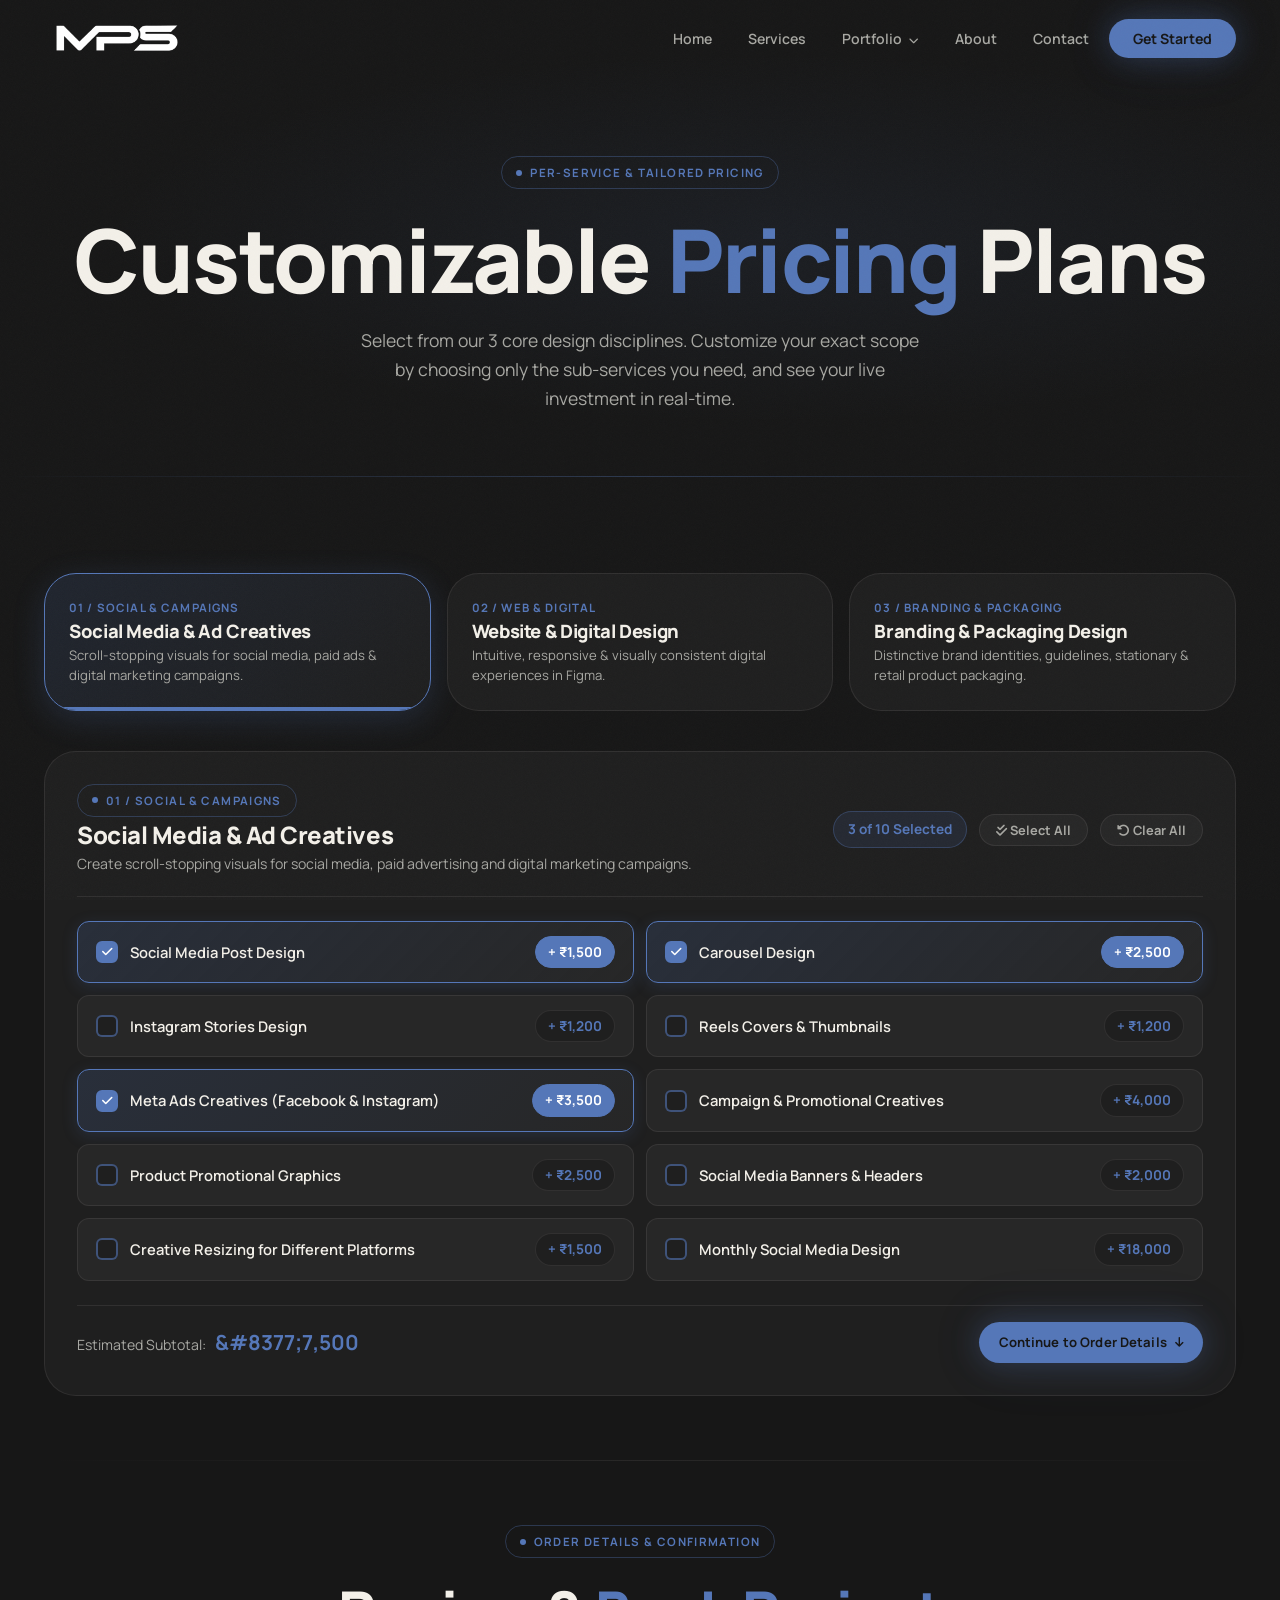
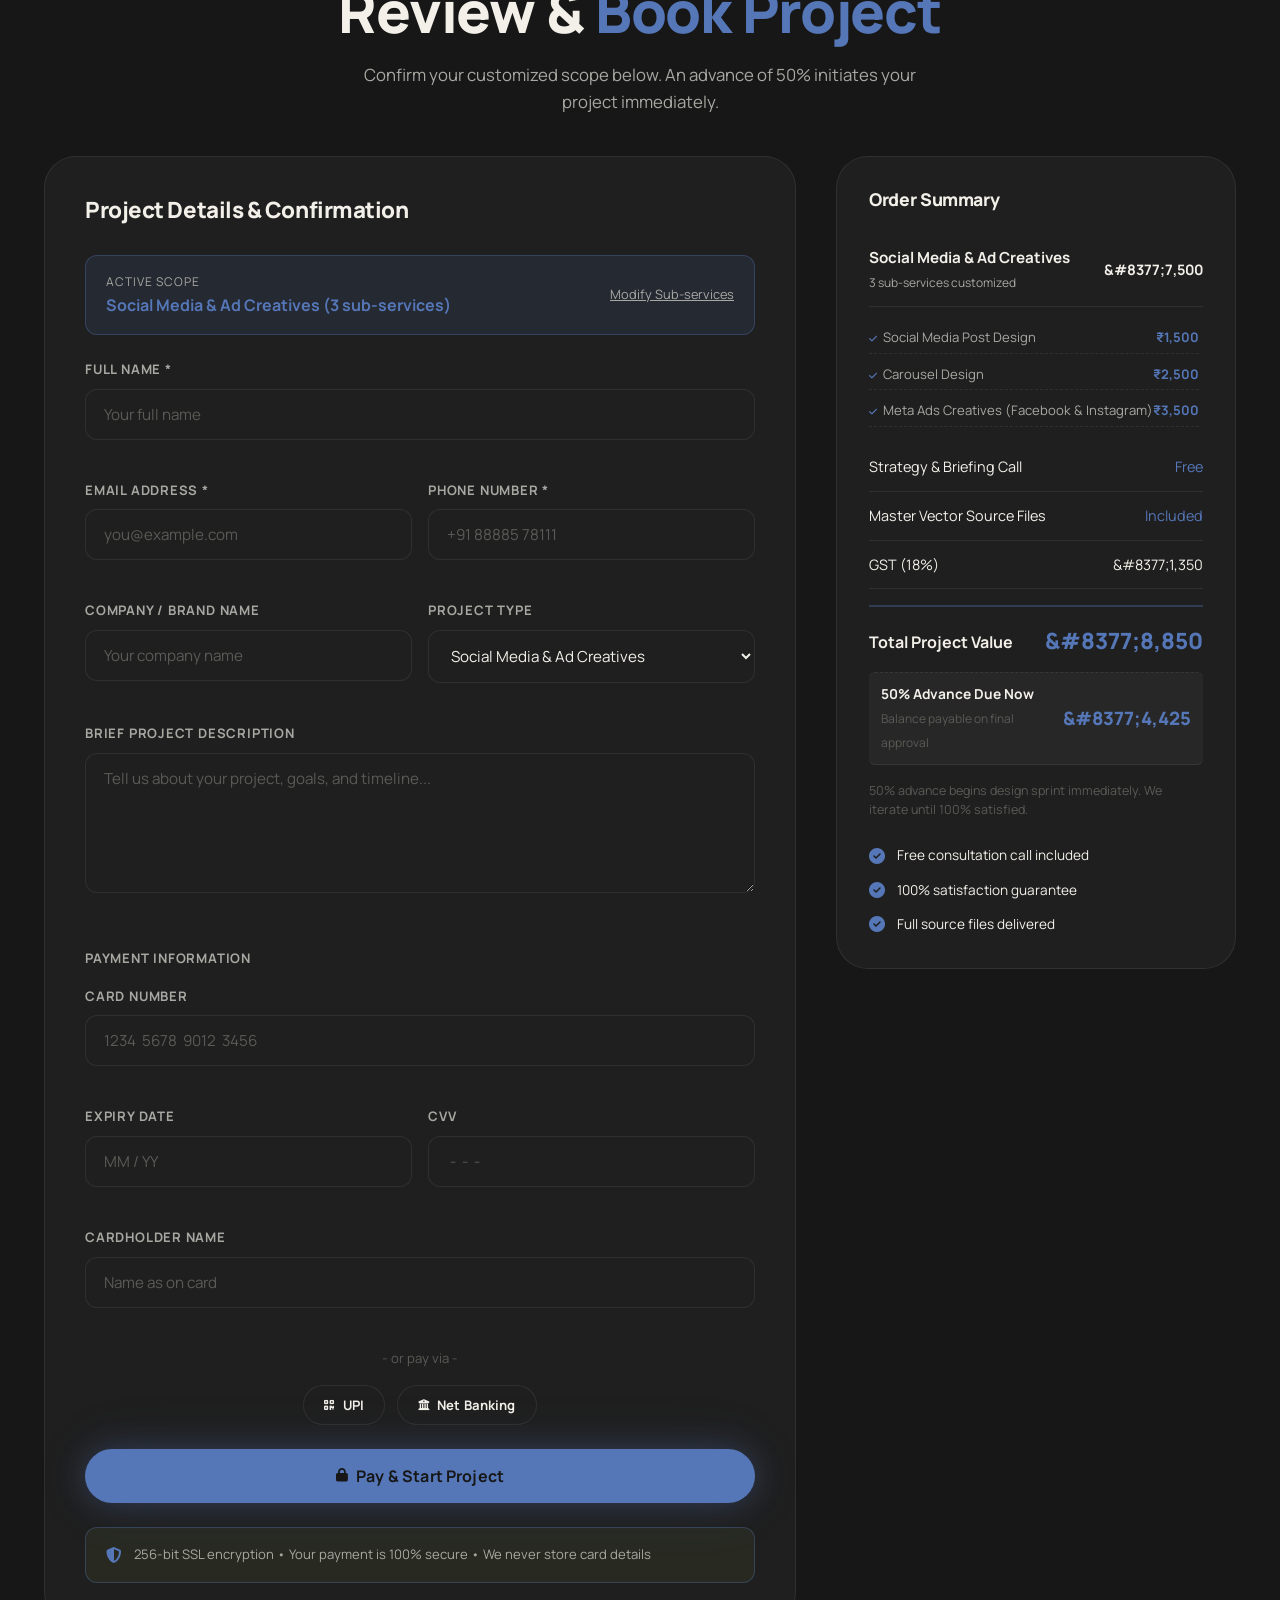
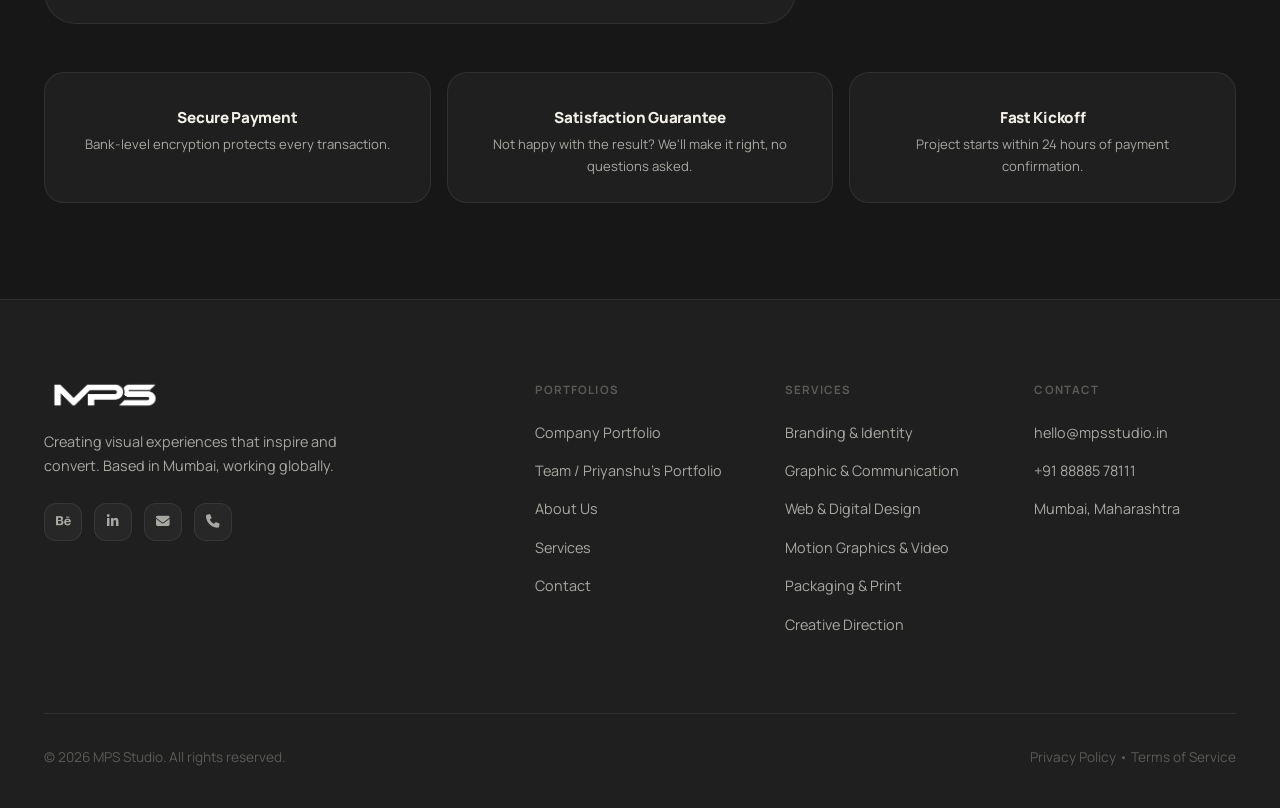
<file: payment.html>
<!DOCTYPE html>
<html lang="en">
<head>
  <meta charset="UTF-8" />
  <meta name="viewport" content="width=device-width, initial-scale=1.0" />
  <link rel="icon" type="image/png" href="images/favicon.png" />
  <title>Pricing & Payment - MPS Studio</title>
  <meta name="description" content="Choose an MPS Studio design package. Flexible pricing for startups and established brands. Start with a free consultation." />

  <link rel="stylesheet" href="css/main.css" />
  <link rel="stylesheet" href="css/character.css" />
  <link rel="stylesheet" href="https://cdnjs.cloudflare.com/ajax/libs/font-awesome/6.5.0/css/all.min.css" />

  <style>
    /* ---- PAYMENT PAGE ---- */

    /* Pricing Toggle */
    .toggle-wrap {
      display: flex; align-items: center; gap: var(--sp-4);
      justify-content: center; margin-bottom: var(--sp-10);
    }
    /* Product Selector Tabs */
    .product-tabs {
      display: grid;
      grid-template-columns: repeat(3, 1fr);
      gap: var(--sp-4);
      margin-bottom: var(--sp-10);
    }
    .product-tab {
      background: var(--surface-1);
      border: 1px solid var(--border);
      border-radius: var(--r-xl);
      padding: var(--sp-6);
      text-align: left;
      cursor: pointer;
      transition: all var(--dur) var(--ease);
      position: relative;
      overflow: hidden;
    }
    .product-tab:hover {
      border-color: var(--border-accent);
      transform: translateY(-2px);
    }
    .product-tab.active {
      background: linear-gradient(135deg, rgba(85,119,184,0.15), rgba(31,31,31,0.98));
      border-color: var(--lime);
      box-shadow: 0 8px 32px rgba(85,119,184,0.2);
    }
    .product-tab.active::after {
      content: '';
      position: absolute;
      bottom: 0; left: 0; right: 0;
      height: 3px;
      background: var(--lime);
    }
    .product-tab-num {
      font-size: 0.72rem;
      font-weight: 700;
      letter-spacing: 0.1em;
      text-transform: uppercase;
      color: var(--lime);
      margin-bottom: 4px;
    }
    .product-tab h3 {
      font-size: 1.15rem;
      margin-bottom: 4px;
    }
    .product-tab p {
      font-size: 0.82rem;
      color: var(--text-secondary);
      margin: 0;
      line-height: 1.5;
    }

    /* Customizer Section */
    .customizer-box {
      background: var(--surface-1);
      border: 1px solid var(--border);
      border-radius: var(--r-xl);
      padding: var(--sp-8);
      margin-bottom: var(--sp-16);
    }
    .customizer-header {
      display: flex;
      justify-content: space-between;
      align-items: center;
      flex-wrap: wrap;
      gap: var(--sp-4);
      padding-bottom: var(--sp-5);
      margin-bottom: var(--sp-6);
      border-bottom: 1px solid var(--border);
    }
    .customizer-actions {
      display: flex;
      gap: var(--sp-3);
      align-items: center;
      flex-wrap: wrap;
    }
    .customizer-btn {
      padding: 6px 16px;
      font-size: 0.8rem;
      font-weight: 700;
      border-radius: var(--r-full);
      background: var(--surface-2);
      border: 1px solid var(--border);
      color: var(--text-secondary);
      cursor: pointer;
      transition: all var(--dur-fast) var(--ease);
    }
    .customizer-btn:hover {
      color: var(--text-primary);
      border-color: var(--lime);
      background: var(--surface-3);
    }
    .selection-counter {
      font-size: 0.85rem;
      font-weight: 700;
      color: var(--lime);
      background: var(--lime-dim);
      padding: 6px 14px;
      border-radius: var(--r-full);
      border: 1px solid var(--border-accent);
    }

    /* Subservice Items Grid */
    .subservice-list {
      display: grid;
      grid-template-columns: repeat(2, 1fr);
      gap: var(--sp-3);
      margin-bottom: var(--sp-6);
    }
    .subservice-check-card {
      display: flex;
      align-items: center;
      justify-content: space-between;
      padding: 14px 18px;
      background: var(--surface-2);
      border: 1px solid var(--border);
      border-radius: var(--r-md);
      cursor: pointer;
      transition: all var(--dur) var(--ease);
      user-select: none;
    }
    .subservice-check-card:hover {
      border-color: var(--border-accent);
      background: #2a2a2a;
      transform: translateY(-1px);
    }
    .subservice-check-card.checked {
      background: linear-gradient(135deg, rgba(85,119,184,0.18), rgba(39,39,39,0.95));
      border-color: var(--lime);
      box-shadow: 0 4px 16px rgba(85,119,184,0.18);
    }
    .subservice-info-wrap {
      display: flex;
      align-items: center;
      gap: var(--sp-3);
    }
    .custom-check-box {
      width: 22px;
      height: 22px;
      border-radius: 6px;
      border: 2px solid var(--border-strong);
      display: flex;
      align-items: center;
      justify-content: center;
      transition: all var(--dur-fast) var(--ease);
      flex-shrink: 0;
      color: transparent;
      font-size: 0.75rem;
      background: var(--surface-1);
    }
    .subservice-check-card.checked .custom-check-box {
      background: var(--lime);
      border-color: var(--lime);
      color: #ffffff;
    }
    .subservice-name {
      font-size: 0.92rem;
      font-weight: 600;
      color: var(--text-primary);
    }
    .subservice-price-pill {
      font-size: 0.85rem;
      font-weight: 700;
      color: var(--lime);
      background: var(--surface-1);
      padding: 4px 12px;
      border-radius: var(--r-full);
      border: 1px solid var(--border);
      white-space: nowrap;
    }
    .subservice-check-card.checked .subservice-price-pill {
      background: var(--lime);
      color: #ffffff;
      border-color: var(--lime);
    }

    /* Selected items breakdown in order summary */
    .summary-items-list {
      max-height: 220px;
      overflow-y: auto;
      margin: var(--sp-4) 0;
      padding-right: 4px;
      display: flex;
      flex-direction: column;
      gap: 6px;
    }
    .summary-item-pill {
      display: flex;
      justify-content: space-between;
      align-items: center;
      font-size: 0.82rem;
      color: var(--text-secondary);
      padding: 4px 0;
      border-bottom: 1px dashed var(--border);
    }
    .summary-item-pill span:last-child {
      font-weight: 700;
      color: var(--lime);
    }

    /* Checkout Form */
    .checkout-wrap {
      display: grid;
      grid-template-columns: 1fr 400px;
      gap: var(--sp-10);
      align-items: start;
    }
    .checkout-card {
      background: var(--surface-1);
      border: 1px solid var(--border);
      border-radius: var(--r-xl);
      padding: var(--sp-10);
    }
    .checkout-title { font-size: 1.4rem; margin-bottom: var(--sp-8); }

    .card-fields { display: grid; grid-template-columns: 1fr 1fr; gap: var(--sp-4); }
    .card-fields .full { grid-column: 1 / -1; }

    .secure-badge {
      display: flex; align-items: center; gap: var(--sp-3);
      padding: var(--sp-4) var(--sp-5);
      background: rgba(215,255,100,0.05);
      border: 1px solid var(--border-accent);
      border-radius: var(--r-md);
      font-size: 0.82rem; color: var(--text-secondary);
      margin-top: var(--sp-6);
    }
    .secure-badge i { color: var(--lime); font-size: 1rem; }

    /* Order Summary */
    .order-summary {
      background: var(--surface-1);
      border: 1px solid var(--border);
      border-radius: var(--r-xl);
      padding: var(--sp-8);
      position: sticky; top: calc(var(--nav-h) + 20px);
    }
    .order-title { font-size: 1.1rem; margin-bottom: var(--sp-6); }
    .order-item {
      display: flex; justify-content: space-between;
      align-items: center; padding: var(--sp-3) 0;
      border-bottom: 1px solid var(--border);
      font-size: 0.9rem;
    }
    .order-item:last-of-type { border-bottom: none; }
    .order-total {
      display: flex; justify-content: space-between;
      align-items: center; padding-top: var(--sp-4);
      border-top: 2px solid var(--border-accent);
      margin-top: var(--sp-4);
    }
    .order-total .label { font-weight: 700; }
    .order-total .amount { font-size: 1.4rem; font-weight: 800; color: var(--lime); }
    .order-note { font-size: 0.78rem; color: var(--text-muted); margin-top: var(--sp-4); line-height: 1.6; }

    /* Guarantee */
    .guarantee-strip {
      display: grid; grid-template-columns: repeat(3,1fr); gap: var(--sp-4);
      margin-top: var(--sp-12);
    }
    .guarantee-item {
      text-align: center; padding: var(--sp-6);
    }
    .guarantee-icon { font-size: 2rem; margin-bottom: var(--sp-3); }
    .guarantee-item h4 { font-size: 0.95rem; margin-bottom: var(--sp-2); }
    .guarantee-item p { font-size: 0.82rem; color: var(--text-secondary); }

    /* Selected plan highlight */
    .selected-plan {
      display: flex; align-items: center; justify-content: space-between;
      background: var(--lime-dim); border: 1px solid var(--border-accent);
      border-radius: var(--r-md); padding: var(--sp-4) var(--sp-5);
      margin-bottom: var(--sp-6);
    }
    .selected-plan-name { font-weight: 700; color: var(--lime); }
    .selected-plan-change { font-size: 0.8rem; color: var(--text-secondary); cursor: pointer; text-decoration: underline; }

    @media (max-width: 1024px) {
      .pricing-grid { grid-template-columns: 1fr; }
      .pricing-card.featured { transform: none; }
      .checkout-wrap { grid-template-columns: 1fr; }
      .guarantee-strip { grid-template-columns: 1fr; }
    }
    @media (max-width: 768px) {
      .card-fields { grid-template-columns: 1fr; }
    }
  </style>
</head>
<body>
<div class="noise-overlay" aria-hidden="true"></div>

<!-- NAVBAR -->
<nav class="navbar" id="navbar">
  <div class="nav-inner">
    <a href="index.html" class="nav-logo"><img src="images/mps-logo.png" alt="MPS Studio" class="site-logo-img" /></a>
    <ul class="nav-links" id="nav-links">
      <li><a href="index.html"     class="nav-link">Home</a></li>
      <li><a href="services.html"  class="nav-link">Services</a></li>
      <li class="nav-item-dropdown">
        <a href="portfolio.html" class="nav-link">Portfolio <i class="fa-solid fa-chevron-down" style="font-size:0.7em;margin-left:4px;"></i></a>
        <div class="nav-dropdown-menu">
          <a href="portfolio.html" class="nav-dropdown-item"><i class="fa-solid fa-building"></i> Company Portfolio</a>
          <a href="team-portfolio.html" class="nav-dropdown-item"><i class="fa-solid fa-user-tie"></i> Team Portfolio (Priyanshu)</a>
        </div>
      </li>
      <li><a href="about.html"     class="nav-link">About</a></li>
      <li><a href="contact.html"   class="nav-link">Contact</a></li>
      <li><a href="payment.html"   class="nav-cta">Get Started</a></li>
    </ul>
    <button class="nav-burger" id="nav-burger" aria-label="Menu"><span></span><span></span><span></span></button>
  </div>
</nav>

<!-- PAGE HERO -->
<section class="page-hero">
  <div class="container">
    <div class="section-label reveal">Per-Service &amp; Tailored Pricing</div>
    <h1 class="reveal d1">Customizable <span class="text-lime">Pricing</span> Plans</h1>
    <p class="reveal d2">Select from our 3 core design disciplines. Customize your exact scope by choosing only the sub-services you need, and see your live investment in real-time.</p>
  </div>
</section>

<!-- PRICING SECTION -->
<section class="section">
  <div class="container">

    <!-- 3 Main Products Selector Tabs -->
    <div class="product-tabs reveal">
      <div class="product-tab active" data-product="social" onclick="switchProduct('social')">
        <div class="product-tab-num">01 / SOCIAL &amp; CAMPAIGNS</div>
        <h3>Social Media &amp; Ad Creatives</h3>
        <p>Scroll-stopping visuals for social media, paid ads &amp; digital marketing campaigns.</p>
      </div>

      <div class="product-tab" data-product="web" onclick="switchProduct('web')">
        <div class="product-tab-num">02 / WEB &amp; DIGITAL</div>
        <h3>Website &amp; Digital Design</h3>
        <p>Intuitive, responsive &amp; visually consistent digital experiences in Figma.</p>
      </div>

      <div class="product-tab" data-product="brand" onclick="switchProduct('brand')">
        <div class="product-tab-num">03 / BRANDING &amp; PACKAGING</div>
        <h3>Branding &amp; Packaging Design</h3>
        <p>Distinctive brand identities, guidelines, stationary &amp; retail product packaging.</p>
      </div>
    </div>

    <!-- Interactive Subservices Customizer Box -->
    <div class="customizer-box reveal" id="customizer-box">
      <div class="customizer-header">
        <div>
          <div class="section-label" id="current-prod-num" style="margin-bottom:4px;">01 / SOCIAL &amp; CAMPAIGNS</div>
          <h2 id="current-prod-title" style="font-size:1.5rem; margin-bottom:4px;">Social Media &amp; Ad Creatives</h2>
          <p id="current-prod-desc" style="font-size:0.88rem; color:var(--text-secondary); margin:0;">Select the exact sub-services you need for your project.</p>
        </div>

        <div class="customizer-actions">
          <span class="selection-counter" id="sel-counter">3 of 10 Selected</span>
          <button class="customizer-btn" onclick="selectAllCurrent(true)"><i class="fa-solid fa-check-double"></i> Select All</button>
          <button class="customizer-btn" onclick="selectAllCurrent(false)"><i class="fa-solid fa-rotate-left"></i> Clear All</button>
        </div>
      </div>

      <!-- Dynamic Subservices Checklist Grid -->
      <div class="subservice-list" id="subservice-list-container">
        <!-- Rendered dynamically by JavaScript -->
      </div>

      <div style="display:flex; justify-content:space-between; align-items:center; flex-wrap:wrap; gap:var(--sp-4); padding-top:var(--sp-4); border-top:1px solid var(--border);">
        <div style="font-size:0.88rem; color:var(--text-secondary);">
          Estimated Subtotal: <strong style="font-size:1.3rem; color:var(--lime); margin-left:6px;" id="box-subtotal">&#8377;7,500</strong>
        </div>
        <a href="#checkout-section" class="btn btn-lime btn-sm">
          Continue to Order Details <i class="fa-solid fa-arrow-down"></i>
        </a>
      </div>
    </div>

    <!-- Divider -->
    <div class="divider"></div>

    <!-- Checkout Section -->
    <div class="section-header reveal" id="checkout-section" style="margin-bottom:var(--sp-10);">
      <div class="section-label">Order Details &amp; Confirmation</div>
      <h2>Review &amp; <span class="text-lime">Book Project</span></h2>
      <p>Confirm your customized scope below. An advance of 50% initiates your project immediately.</p>
    </div>

    <div class="checkout-wrap reveal">
      <!-- Form -->
      <div class="checkout-card">
        <h3 class="checkout-title">Project Details &amp; Confirmation</h3>

        <div class="selected-plan" id="selected-plan-banner">
          <div>
            <span style="font-size:0.75rem; text-transform:uppercase; letter-spacing:0.08em; color:var(--text-secondary); display:block;">Active Scope</span>
            <span class="selected-plan-name" id="sel-plan-name">Social Media &amp; Ad Creatives</span>
          </div>
          <span class="selected-plan-change" onclick="document.getElementById('customizer-box').scrollIntoView({behavior:'smooth'})">Modify Sub-services</span>
        </div>

        <!-- Project info -->
        <div class="card-fields" style="margin-bottom:var(--sp-6);">
          <div class="form-group full">
            <label class="form-label" for="bk-name">Full Name *</label>
            <input type="text" class="form-input" id="bk-name" placeholder="Your full name" required />
          </div>
          <div class="form-group">
            <label class="form-label" for="bk-email">Email Address *</label>
            <input type="email" class="form-input" id="bk-email" placeholder="you@example.com" required />
          </div>
          <div class="form-group">
            <label class="form-label" for="bk-phone">Phone Number *</label>
            <input type="tel" class="form-input" id="bk-phone" placeholder="+91 88885 78111" required />
          </div>
          <div class="form-group">
            <label class="form-label" for="bk-company">Company / Brand Name</label>
            <input type="text" class="form-input" id="bk-company" placeholder="Your company name" />
          </div>
          <div class="form-group">
            <label class="form-label" for="project-type-select">Project Type</label>
            <select class="form-input" id="project-type-select">
              <option value="Social Media & Ad Creatives">Social Media &amp; Ad Creatives</option>
              <option value="Website & Digital Design">Website &amp; Digital Design</option>
              <option value="Branding & Packaging Design">Branding &amp; Packaging Design</option>
            </select>
          </div>
          <div class="form-group full">
            <label class="form-label" for="bk-desc">Brief Project Description</label>
            <textarea class="form-input" id="bk-desc" placeholder="Tell us about your project, goals, and timeline..." rows="3"></textarea>
          </div>
        </div>

        <!-- Payment -->
        <div style="margin-bottom:var(--sp-4);font-size:0.82rem;font-weight:700;letter-spacing:0.06em;text-transform:uppercase;color:var(--text-secondary);">Payment Information</div>
        <div class="card-fields">
          <div class="form-group full">
            <label class="form-label">Card Number</label>
            <input type="text" class="form-input" placeholder="1234  5678  9012  3456" maxlength="19" id="card-num" />
          </div>
          <div class="form-group">
            <label class="form-label">Expiry Date</label>
            <input type="text" class="form-input" placeholder="MM / YY" maxlength="7" />
          </div>
          <div class="form-group">
            <label class="form-label">CVV</label>
            <input type="text" class="form-input" placeholder=" -  -  - " maxlength="4" />
          </div>
          <div class="form-group full">
            <label class="form-label">Cardholder Name</label>
            <input type="text" class="form-input" placeholder="Name as on card" />
          </div>
        </div>

        <!-- UPI Option -->
        <div style="text-align:center; margin: var(--sp-4) 0; font-size:0.82rem; color:var(--text-muted);"> -  or pay via  - </div>
        <div style="display:flex; gap:var(--sp-3); justify-content:center; margin-bottom:var(--sp-6);">
          <button class="btn btn-dark btn-sm"><i class="fa-solid fa-qrcode"></i> UPI</button>
          <button class="btn btn-dark btn-sm"><i class="fa-solid fa-building-columns"></i> Net Banking</button>
        </div>

        <button class="btn btn-lime" style="width:100%; padding:16px; font-size:1rem;" id="pay-btn" onclick="handlePayment()">
          <i class="fa-solid fa-lock"></i> Pay & Start Project
        </button>

        <div id="bk-status" style="display:none; margin-top:var(--sp-4); padding:16px; border-radius:var(--r-md); font-size:0.88rem; line-height:1.5;"></div>

        <div class="secure-badge">
          <i class="fa-solid fa-shield-halved"></i>
          <span>256-bit SSL encryption &bull; Your payment is 100% secure &bull; We never store card details</span>
        </div>
      </div>

      <!-- Order Summary -->
      <div class="order-summary">
        <h4 class="order-title">Order Summary</h4>
        <div class="order-item">
          <div>
            <strong id="os-plan" style="display:block; font-size:0.95rem;">Social Media &amp; Ad Creatives</strong>
            <small id="os-count" style="color:var(--text-secondary); font-size:0.75rem;">3 sub-services selected</small>
          </div>
          <span id="os-price" style="font-weight:700;">&#8377;7,500</span>
        </div>

        <!-- Selected subservices itemized list -->
        <div class="summary-items-list" id="os-subservices-list">
          <!-- Populated dynamically -->
        </div>

        <div class="order-item">
          <span>Strategy &amp; Briefing Call</span>
          <span style="color:var(--lime)">Free</span>
        </div>
        <div class="order-item">
          <span>Master Vector Source Files</span>
          <span style="color:var(--lime)">Included</span>
        </div>
        <div class="order-item">
          <span>GST (18%)</span>
          <span id="os-tax">&#8377;1,350</span>
        </div>
        <div class="order-total">
          <span class="label">Total Project Value</span>
          <span class="amount" id="os-total">&#8377;8,850</span>
        </div>

        <div class="order-item" style="border-top:1px dashed var(--border); margin-top:var(--sp-3); padding-top:var(--sp-3); background:var(--surface-2); padding:10px 12px; border-radius:var(--r-sm);">
          <div>
            <strong style="color:var(--text-primary); font-size:0.86rem; display:block;">50% Advance Due Now</strong>
            <small style="color:var(--text-muted); font-size:0.75rem;">Balance payable on final approval</small>
          </div>
          <span id="os-advance" style="color:var(--lime); font-size:1.15rem; font-weight:800;">&#8377;4,425</span>
        </div>

        <p class="order-note">
          50% advance begins design sprint immediately. We iterate until 100% satisfied.
        </p>
        <div style="margin-top:var(--sp-6);">
          <div style="display:flex; align-items:center; gap:var(--sp-3); margin-bottom:var(--sp-3);">
            <i class="fa-solid fa-check-circle" style="color:var(--lime);"></i>
            <span style="font-size:0.85rem;">Free consultation call included</span>
          </div>
          <div style="display:flex; align-items:center; gap:var(--sp-3); margin-bottom:var(--sp-3);">
            <i class="fa-solid fa-check-circle" style="color:var(--lime);"></i>
            <span style="font-size:0.85rem;">100% satisfaction guarantee</span>
          </div>
          <div style="display:flex; align-items:center; gap:var(--sp-3);">
            <i class="fa-solid fa-check-circle" style="color:var(--lime);"></i>
            <span style="font-size:0.85rem;">Full source files delivered</span>
          </div>
        </div>
      </div>
    </div>

    <!-- Guarantees -->
    <div class="guarantee-strip reveal">
      <div class="card guarantee-item">
        <div class="guarantee-icon"></div>
        <h4>Secure Payment</h4>
        <p>Bank-level encryption protects every transaction.</p>
      </div>
      <div class="card guarantee-item">
        <div class="guarantee-icon"></div>
        <h4>Satisfaction Guarantee</h4>
        <p>Not happy with the result? We'll make it right, no questions asked.</p>
      </div>
      <div class="card guarantee-item">
        <div class="guarantee-icon"></div>
        <h4>Fast Kickoff</h4>
        <p>Project starts within 24 hours of payment confirmation.</p>
      </div>
    </div>

  </div>
</section>

<!-- FOOTER -->
<footer class="footer">
  <div class="container">
    <div class="footer-grid">
      <div class="footer-brand"><div class="nav-logo" style="margin-bottom:var(--sp-5);"><img src="images/mps-logo.png" alt="MPS Studio" class="site-logo-img" /></div><p>Creating visual experiences that inspire and convert. Based in Mumbai, working globally.</p><div class="social-links" style="margin-top:var(--sp-6);"><a href="https://www.behance.net/princesingh174" target="_blank" rel="noopener" class="social-link" title="Behance"><i class="fa-brands fa-behance"></i></a><a href="https://www.linkedin.com" target="_blank" rel="noopener" class="social-link" title="LinkedIn"><i class="fa-brands fa-linkedin-in"></i></a><a href="mailto:hello@mpsstudio.in" class="social-link" title="Email MPS Studio"><i class="fa-solid fa-envelope"></i></a><a href="tel:8888578111" class="social-link" title="Call Us"><i class="fa-solid fa-phone"></i></a></div></div>
      <div><div class="footer-col-title">Portfolios</div><ul class="footer-links"><li><a href="portfolio.html">Company Portfolio</a></li><li><a href="team-portfolio.html">Team / Priyanshu's Portfolio</a></li><li><a href="about.html">About Us</a></li><li><a href="services.html">Services</a></li><li><a href="contact.html">Contact</a></li></ul></div>
      <div><div class="footer-col-title">Services</div><ul class="footer-links"><li><a href="services.html">Branding & Identity</a></li><li><a href="services.html">Graphic & Communication</a></li><li><a href="services.html">Web & Digital Design</a></li><li><a href="services.html">Motion Graphics & Video</a></li><li><a href="services.html">Packaging & Print</a></li><li><a href="services.html">Creative Direction</a></li></ul></div>
      <div><div class="footer-col-title">Contact</div><ul class="footer-links"><li><a href="mailto:hello@mpsstudio.in">hello@mpsstudio.in</a></li><li><a href="tel:+918888578111">+91 88885 78111</a></li><li><a href="#">Mumbai, Maharashtra</a></li></ul></div>
    </div>
    <div class="footer-bottom"><p>&copy; 2026 MPS Studio. All rights reserved.</p><p>Privacy Policy &bull; Terms of Service</p></div>
  </div>
</footer>
<button class="scroll-top-btn" id="scroll-top" aria-label="Scroll to top"><i class="fa-solid fa-chevron-up"></i></button>

<script src="js/character.js"></script>
<script src="js/main.js"></script>
<script>
  // ---- Products & Per-Service Data ----
  const productsData = {
    social: {
      id: "social",
      num: "01 / SOCIAL & CAMPAIGNS",
      title: "Social Media & Ad Creatives",
      subtitle: "Create scroll-stopping visuals for social media, paid advertising and digital marketing campaigns.",
      services: [
        { id: "s1", name: "Social Media Post Design", price: 1500, checked: true },
        { id: "s2", name: "Carousel Design", price: 2500, checked: true },
        { id: "s3", name: "Instagram Stories Design", price: 1200, checked: false },
        { id: "s4", name: "Reels Covers & Thumbnails", price: 1200, checked: false },
        { id: "s5", name: "Meta Ads Creatives (Facebook & Instagram)", price: 3500, checked: true },
        { id: "s6", name: "Campaign & Promotional Creatives", price: 4000, checked: false },
        { id: "s7", name: "Product Promotional Graphics", price: 2500, checked: false },
        { id: "s8", name: "Social Media Banners & Headers", price: 2000, checked: false },
        { id: "s9", name: "Creative Resizing for Different Platforms", price: 1500, checked: false },
        { id: "s10", name: "Monthly Social Media Design", price: 18000, checked: false }
      ]
    },
    web: {
      id: "web",
      num: "02 / WEB & DIGITAL DESIGN",
      title: "Website & Digital Design",
      subtitle: "Design intuitive, responsive and visually consistent digital experiences that bring your brand online.",
      services: [
        { id: "w1", name: "Website UI Design", price: 12000, checked: true },
        { id: "w2", name: "Landing Page Design", price: 8000, checked: true },
        { id: "w3", name: "Website Layout & Structure", price: 5000, checked: false },
        { id: "w4", name: "Wireframing", price: 4000, checked: false },
        { id: "w5", name: "Responsive Desktop Design", price: 6000, checked: true },
        { id: "w6", name: "Tablet & Mobile Layout Design", price: 6000, checked: false },
        { id: "w7", name: "Figma Prototyping", price: 5000, checked: false },
        { id: "w8", name: "UI Components & Design Systems", price: 7000, checked: false },
        { id: "w9", name: "Website Banners & Graphics", price: 3500, checked: false },
        { id: "w10", name: "Website Redesign & Visual Refresh", price: 15000, checked: false }
      ]
    },
    brand: {
      id: "brand",
      num: "03 / BRANDING & PACKAGING",
      title: "Branding & Packaging Design",
      subtitle: "Build a distinctive brand identity and cohesive packaging that makes your business or product memorable.",
      services: [
        { id: "b1", name: "Logo Design", price: 8000, checked: true },
        { id: "b2", name: "Complete Brand Identity", price: 18000, checked: true },
        { id: "b3", name: "Brand Guidelines", price: 6000, checked: false },
        { id: "b4", name: "Brand Colour Palette & Typography", price: 4000, checked: false },
        { id: "b5", name: "Business Card & Stationery Design", price: 3500, checked: false },
        { id: "b6", name: "Product Packaging Design", price: 12000, checked: false },
        { id: "b7", name: "Label Design", price: 5000, checked: false },
        { id: "b8", name: "Packaging Artwork & Print-Ready Files", price: 4500, checked: false },
        { id: "b9", name: "Product Mockups", price: 3500, checked: false },
        { id: "b10", name: "Brand Refresh & Redesign", price: 14000, checked: false }
      ]
    }
  };

  let activeProductKey = "social";

  // Format INR Currency
  function formatINR(val) {
    return '&#8377;' + Math.round(val).toLocaleString('en-IN');
  }

  // Switch between the 3 main products
  function switchProduct(key) {
    if (!productsData[key]) return;
    activeProductKey = key;

    // Update active tab UI
    document.querySelectorAll('.product-tab').forEach(tab => {
      tab.classList.toggle('active', tab.getAttribute('data-product') === key);
    });

    // Update Header
    const prod = productsData[key];
    document.getElementById('current-prod-num').textContent = prod.num;
    document.getElementById('current-prod-title').textContent = prod.title;
    document.getElementById('current-prod-desc').textContent = prod.subtitle;

    renderSubservices();
    updateCalculations();
  }

  // Render Subservices Checklist
  function renderSubservices() {
    const prod = productsData[activeProductKey];
    const container = document.getElementById('subservice-list-container');
    container.innerHTML = '';

    prod.services.forEach(svc => {
      const card = document.createElement('div');
      card.className = 'subservice-check-card' + (svc.checked ? ' checked' : '');
      card.onclick = () => toggleSubservice(svc.id);

      card.innerHTML = `
        <div class="subservice-info-wrap">
          <div class="custom-check-box"><i class="fa-solid fa-check"></i></div>
          <span class="subservice-name">${svc.name}</span>
        </div>
        <span class="subservice-price-pill">+ ${formatINR(svc.price)}</span>
      `;

      container.appendChild(card);
    });
  }

  // Toggle single subservice
  function toggleSubservice(serviceId) {
    const prod = productsData[activeProductKey];
    const svc = prod.services.find(s => s.id === serviceId);
    if (!svc) return;

    svc.checked = !svc.checked;
    renderSubservices();
    updateCalculations();
  }

  // Select All or Clear All for active product
  function selectAllCurrent(selectAll) {
    const prod = productsData[activeProductKey];
    prod.services.forEach(s => s.checked = selectAll);
    renderSubservices();
    updateCalculations();
  }

  // Update live totals, summary and counter
  function updateCalculations() {
    const prod = productsData[activeProductKey];
    const selected = prod.services.filter(s => s.checked);
    const count = selected.length;
    const subtotal = selected.reduce((sum, s) => sum + s.price, 0);
    const tax = Math.round(subtotal * 0.18);
    const total = subtotal + tax;
    const advance = Math.round(total * 0.5);

    // Update customizer header
    document.getElementById('sel-counter').textContent = `${count} of ${prod.services.length} Selected`;
    document.getElementById('box-subtotal').textContent = formatINR(subtotal);

    // Update active scope banner
    document.getElementById('sel-plan-name').textContent = `${prod.title} (${count} sub-services)`;

    // Update Order Summary
    document.getElementById('os-plan').textContent = prod.title;
    document.getElementById('os-count').textContent = count === 0 ? 'No sub-services selected' : `${count} sub-services customized`;
    document.getElementById('os-price').textContent = formatINR(subtotal);
    document.getElementById('os-tax').textContent = formatINR(tax);
    document.getElementById('os-total').textContent = formatINR(total);
    document.getElementById('os-advance').textContent = formatINR(advance);

    // Update itemized list in summary
    const listEl = document.getElementById('os-subservices-list');
    listEl.innerHTML = '';
    if (selected.length === 0) {
      listEl.innerHTML = '<div style="font-size:0.8rem; color:var(--text-muted); font-style:italic; padding:6px 0;">Select sub-services above to calculate price.</div>';
    } else {
      selected.forEach(s => {
        const item = document.createElement('div');
        item.className = 'summary-item-pill';
        item.innerHTML = `<span><i class="fa-solid fa-check text-lime" style="font-size:0.7em;margin-right:6px;"></i>${s.name}</span><span>${formatINR(s.price)}</span>`;
        listEl.appendChild(item);
      });
    }

    // Pre-select project type in form
    const selEl = document.querySelector('select.form-input');
    if (selEl) {
      if (activeProductKey === 'social') selEl.value = 'Social Media & Ad Creatives';
      if (activeProductKey === 'web') selEl.value = 'Website & Digital Design';
      if (activeProductKey === 'brand') selEl.value = 'Branding & Packaging Design';
    }
  }

  // Card number formatting
  const cardNumEl = document.getElementById('card-num');
  cardNumEl?.addEventListener('input', (e) => {
    let v = e.target.value.replace(/\D/g,'').substring(0,16);
    e.target.value = v.match(/.{1,4}/g)?.join('  ') || v;
  });

  // Payment & Booking handler connected to hello@mpsstudio.in with Auto-reply
  async function handlePayment() {
    const statusDiv = document.getElementById('bk-status');
    const nameEl = document.getElementById('bk-name');
    const emailEl = document.getElementById('bk-email');
    const phoneEl = document.getElementById('bk-phone');
    const companyEl = document.getElementById('bk-company');
    const descEl = document.getElementById('bk-desc');
    const pTypeEl = document.getElementById('project-type-select');
    const btn = document.getElementById('pay-btn');

    const prod = productsData[activeProductKey];
    const selected = prod.services.filter(s => s.checked);

    if (selected.length === 0) {
      alert('Please select at least one sub-service from the scope customizer above to calculate your package.');
      document.getElementById('customizer-box').scrollIntoView({ behavior: 'smooth' });
      return;
    }

    const name = nameEl.value.trim();
    const email = emailEl.value.trim();
    const phone = phoneEl.value.trim();

    if (!name || !email || !phone) {
      statusDiv.style.display = 'block';
      statusDiv.style.background = 'rgba(239, 68, 68, 0.12)';
      statusDiv.style.border = '1px solid rgba(239, 68, 68, 0.4)';
      statusDiv.style.color = '#f87171';
      statusDiv.innerHTML = '<i class="fa-solid fa-circle-exclamation"></i> Please fill in your <strong>Full Name</strong>, <strong>Email Address</strong>, and <strong>Phone Number</strong>.';
      if (!name) nameEl.focus();
      else if (!email) emailEl.focus();
      else phoneEl.focus();
      return;
    }

    // Email format validation
    const emailRegex = /^[^\s@]+@[^\s@]+\.[^\s@]+$/;
    if (!emailRegex.test(email)) {
      statusDiv.style.display = 'block';
      statusDiv.style.background = 'rgba(239, 68, 68, 0.12)';
      statusDiv.style.border = '1px solid rgba(239, 68, 68, 0.4)';
      statusDiv.style.color = '#f87171';
      statusDiv.innerHTML = '<i class="fa-solid fa-circle-exclamation"></i> Please provide a valid email address.';
      emailEl.focus();
      return;
    }

    const subtotal = selected.reduce((sum, s) => sum + s.price, 0);
    const tax = Math.round(subtotal * 0.18);
    const total = subtotal + tax;
    const advance = Math.round(total * 0.5);

    const originalBtnHtml = btn.innerHTML;
    btn.innerHTML = '<i class="fa-solid fa-spinner fa-spin"></i> Submitting Booking - ';
    btn.disabled = true;
    statusDiv.style.display = 'none';

    const payload = {
      access_key: '8214a3dc-2501-4f24-9989-286d5b637f12',
      from_name: 'MPS Studio Booking Engine',
      subject: `New Project Booking: ${prod.title} - ${name}`,
      name: name,
      email: email,
      phone: phone,
      company: companyEl.value.trim() || 'Not specified',
      project_category: prod.title,
      project_type_selected: pTypeEl.value,
      sub_services_selected: selected.map(s => `${s.name} (${formatINR(s.price)})`).join(' | '),
      sub_services_count: `${selected.length} of ${prod.services.length}`,
      subtotal: formatINR(subtotal),
      tax_gst: formatINR(tax),
      total_amount: formatINR(total),
      advance_amount_50pct: formatINR(advance),
      project_description: descEl.value.trim() || 'None provided'
    };

    // Web3Forms FormData
    const web3Data = new FormData();
    web3Data.append('access_key', '8214a3dc-2501-4f24-9989-286d5b637f12');
    web3Data.append('from_name', 'MPS Studio Booking Engine');
    web3Data.append('subject', `New Project Booking: ${prod.title} - ${name}`);
    web3Data.append('name', name);
    web3Data.append('email', email);
    web3Data.append('phone', phone);
    web3Data.append('company', companyEl.value.trim() || 'Not specified');
    web3Data.append('project_category', prod.title);
    web3Data.append('project_type_selected', pTypeEl.value);
    web3Data.append('sub_services_selected', selected.map(s => `${s.name} (${formatINR(s.price)})`).join(' | '));
    web3Data.append('subtotal', formatINR(subtotal));
    web3Data.append('tax_gst', formatINR(tax));
    web3Data.append('total_amount', formatINR(total));
    web3Data.append('advance_amount_50pct', formatINR(advance));
    web3Data.append('project_description', descEl.value.trim() || 'None provided');

    // Google Sheets Payload
    const gasPayload = {
      timestamp: new Date().toISOString(),
      name: name,
      fullName: name,
      email: email,
      phone: phone,
      company: companyEl.value.trim() || 'Not specified',
      services: `${prod.title}: ` + selected.map(s => s.name).join(', '),
      budget: `Total: ${formatINR(total)} (Advance: ${formatINR(advance)})`,
      message: descEl.value.trim() || 'Project Booking',
      source: 'MPS Studio Booking Engine'
    };

    try {
      const web3Promise = fetch('https://api.web3forms.com/submit', {
        method: 'POST',
        body: web3Data
      }).then(async res => {
        try { return await res.json(); } catch(_) { return { success: res.ok }; }
      }).catch(err => {
        console.warn('Web3Forms booking warning:', err);
        return { success: true, warning: err.message };
      });

      const sheetsPromise = fetch('https://script.google.com/macros/s/AKfycbxiBabu28hQjcRx002s6JjLj7-0SHND98cPuoG9uZ9LSEHu2coNE-Ye-bpKmagbCO9W/exec', {
        method: 'POST',
        mode: 'no-cors',
        body: new Blob([JSON.stringify(gasPayload)], { type: 'text/plain' })
      }).then(() => {
        return { success: true };
      }).catch(err => {
        console.warn('Google Sheets booking warning:', err);
        return { success: true, warning: err.message };
      });

      await Promise.all([web3Promise, sheetsPromise]);

      statusDiv.style.display = 'block';
      statusDiv.style.background = 'rgba(34, 197, 94, 0.12)';
      statusDiv.style.border = '1px solid rgba(34, 197, 94, 0.4)';
      statusDiv.style.color = '#4ade80';
      statusDiv.innerHTML = `
        <div style="font-weight:700; font-size:1.05rem; margin-bottom:6px; color:#4ade80;">
          <i class="fa-solid fa-circle-check"></i> Booking Confirmed! Thank you, ${name}.
        </div>
        <div style="color:var(--text-secondary); font-size:0.85rem; line-height:1.6;">
          Your project order and scope have been received successfully.<br/>
          Our team will reach out to <strong>${email}</strong> within 24 hours to schedule your strategy call and initiate your project!
        </div>`;
      btn.innerHTML = '<i class="fa-solid fa-check"></i> Project Scope Booked!';
      btn.style.background = '#22c55e';
      btn.style.borderColor = '#22c55e';
      statusDiv.scrollIntoView({ behavior: 'smooth', block: 'nearest' });
    } catch (err) {
      console.error('Booking failed:', err);
      statusDiv.style.display = 'block';
      statusDiv.style.background = 'rgba(239, 68, 68, 0.12)';
      statusDiv.style.border = '1px solid rgba(239, 68, 68, 0.4)';
      statusDiv.style.color = '#f87171';
      statusDiv.innerHTML = `
        <div style="font-weight:700; margin-bottom:4px;">
          <i class="fa-solid fa-triangle-exclamation"></i> Submission Notice
        </div>
        <div style="font-size:0.85rem; color:var(--text-secondary);">
          ${err.message || 'Unable to submit your booking at this moment.'} You can also email your project scope directly to <a href="mailto:hello@mpsstudio.in" style="color:var(--lime); text-decoration:underline; font-weight:600;">hello@mpsstudio.in</a>.
        </div>`;
      btn.disabled = false;
      btn.innerHTML = originalBtnHtml;
    }
  }

  // Initialize on load & support URL parameter
  const urlParams = new URLSearchParams(window.location.search);
  const pParam = urlParams.get('product');
  if (pParam && productsData[pParam]) {
    activeProductKey = pParam;
  }
  switchProduct(activeProductKey);
</script>
</body>
</html>
</file>
<file: css/main.css>
@import url('https://fonts.googleapis.com/css2?family=Manrope:wght@300;400;500;600;700;800&family=Playfair+Display:ital,wght@0,400;0,600;0,700;1,400;1,600&display=swap');

/* ============================================================
   MPS STUDIO — DESIGN TOKENS
============================================================ */
:root {
  /* Brand Colors */
  --black:        #171717;
  --off-white:    #F3F0E9;
  --stone:        #A8A8A3;
  --lime:         #5577B8;
  --lime-dim:     rgba(85, 119, 184, 0.12);
  --lime-glow:    rgba(85, 119, 184, 0.35);

  /* Surface Layers */
  --surface-0:    #171717;   /* deepest bg */
  --surface-1:    #1F1F1F;   /* cards, panels */
  --surface-2:    #272727;   /* hover states */
  --surface-3:    #2E2E2E;   /* borders */

  /* Text */
  --text-primary:   #F3F0E9;
  --text-secondary: #A8A8A3;
  --text-muted:     #5A5A56;
  --text-inverse:   #171717;

  /* Border */
  --border:         rgba(248, 240, 233, 0.08);
  --border-accent:  rgba(85, 119, 184, 0.35);
  --border-strong:  rgba(85, 119, 184, 0.6);

  /* Gradients */
  --grad-lime:      linear-gradient(135deg, #5577B8, #7fa0d8);
  --grad-dark:      linear-gradient(135deg, #1F1F1F, #171717);
  --grad-hero:      radial-gradient(ellipse 80% 60% at 60% 50%, rgba(85,119,184,0.08) 0%, transparent 65%);

  /* Typography */
  --font-head:    'Manrope', sans-serif;
  --font-accent:  'Playfair Display', serif;
  --font-body:    'Manrope', sans-serif;

  /* Spacing */
  --sp-1: 4px;    --sp-2: 8px;    --sp-3: 12px;   --sp-4: 16px;
  --sp-5: 20px;   --sp-6: 24px;   --sp-8: 32px;   --sp-10: 40px;
  --sp-12: 48px;  --sp-16: 64px;  --sp-20: 80px;  --sp-24: 96px;
  --sp-32: 128px;

  /* Radius */
  --r-sm:   6px;
  --r-md:   12px;
  --r-lg:   20px;
  --r-xl:   32px;
  --r-full: 9999px;

  /* Nav */
  --nav-h:  76px;

  /* Transitions */
  --ease:       cubic-bezier(0.4, 0, 0.2, 1);
  --ease-out:   cubic-bezier(0.0, 0.0, 0.2, 1);
  --ease-spring:cubic-bezier(0.34, 1.56, 0.64, 1);
  --dur-fast:   0.15s;
  --dur:        0.3s;
  --dur-slow:   0.6s;

  /* Shadows */
  --sh-sm:    0 2px 8px rgba(0,0,0,0.4);
  --sh-md:    0 8px 32px rgba(0,0,0,0.5);
  --sh-lg:    0 20px 60px rgba(0,0,0,0.6);
  --sh-lime:  0 0 30px rgba(85,119,184,0.3), 0 0 60px rgba(85,119,184,0.12);
}

/* ============================================================
   RESET
============================================================ */
*, *::before, *::after { box-sizing: border-box; margin: 0; padding: 0; }
html { scroll-behavior: smooth; font-size: 16px; }
body {
  font-family: var(--font-body);
  background: var(--black);
  color: var(--text-primary);
  line-height: 1.65;
  overflow-x: hidden;
  -webkit-font-smoothing: antialiased;
}
img, video { max-width: 100%; height: auto; display: block; }
a { color: inherit; text-decoration: none; }
button { cursor: pointer; border: none; background: none; font-family: inherit; }
input, textarea, select { font-family: inherit; }
ul, ol { list-style: none; }

/* ============================================================
   TYPOGRAPHY
============================================================ */
h1, h2, h3, h4, h5, h6 {
  font-family: var(--font-head);
  font-weight: 800;
  line-height: 1.15;
  color: var(--text-primary);
  letter-spacing: -0.02em;
}
h1 { font-size: clamp(2.8rem, 7vw, 5.5rem); }
h2 { font-size: clamp(2rem, 4.5vw, 3.8rem); }
h3 { font-size: clamp(1.4rem, 3vw, 2rem); }
h4 { font-size: 1.2rem; }
h5 { font-size: 1rem; }

.font-accent {
  font-family: var(--font-accent);
  font-style: italic;
  font-weight: 400;
}

.text-lime { color: var(--lime); }
.text-stone { color: var(--text-secondary); }

.text-gradient {
  background: var(--grad-lime);
  -webkit-background-clip: text;
  -webkit-text-fill-color: transparent;
  background-clip: text;
}

/* ============================================================
   LAYOUT
============================================================ */
.container {
  max-width: 1240px;
  margin: 0 auto;
  padding: 0 var(--sp-6);
}

.section { padding: var(--sp-24) 0; }
.section-sm { padding: var(--sp-16) 0; }

.section-label {
  display: inline-flex;
  align-items: center;
  gap: var(--sp-2);
  padding: 6px 14px;
  border: 1px solid var(--border-accent);
  border-radius: var(--r-full);
  font-size: 0.72rem;
  font-weight: 700;
  letter-spacing: 0.12em;
  text-transform: uppercase;
  color: var(--lime);
  margin-bottom: var(--sp-5);
}
.section-label::before {
  content: '';
  width: 6px; height: 6px;
  background: var(--lime);
  border-radius: 50%;
  animation: blink 2s ease-in-out infinite;
}

.section-header { text-align: center; margin-bottom: var(--sp-16); }
.section-header h2 { margin-bottom: var(--sp-4); }
.section-header p {
  color: var(--text-secondary);
  font-size: 1.05rem;
  max-width: 580px;
  margin: 0 auto;
}

/* ============================================================
   NAVIGATION
============================================================ */
.navbar {
  position: fixed;
  top: 0; left: 0; right: 0;
  height: var(--nav-h);
  z-index: 999;
  display: flex;
  align-items: center;
  transition: background var(--dur) var(--ease), border-color var(--dur) var(--ease);
}
.navbar.scrolled {
  background: rgba(23,23,23,0.92);
  backdrop-filter: blur(24px);
  -webkit-backdrop-filter: blur(24px);
  border-bottom: 1px solid var(--border);
}
.nav-inner {
  max-width: 1240px;
  margin: 0 auto;
  padding: 0 var(--sp-6);
  display: flex;
  align-items: center;
  justify-content: space-between;
  width: 100%;
}

/* Logo */
.nav-logo {
  display: flex;
  align-items: center;
  gap: var(--sp-3);
  flex-shrink: 0;
}
/* Image logo — inverted to white for dark backgrounds */
.site-logo-img {
  height: 36px;
  width: auto;
  display: block;
  filter: invert(1) brightness(2);
  transition: filter var(--dur) var(--ease), opacity var(--dur) var(--ease);
}
.site-logo-img:hover {
  filter: invert(1) brightness(1) sepia(1) hue-rotate(200deg) saturate(2);
  opacity: 0.9;
}
/* Footer logo slightly smaller */
.footer .site-logo-img {
  height: 30px;
}

/* Links */
.nav-links {
  display: flex;
  align-items: center;
  gap: var(--sp-1);
}
.nav-link {
  padding: 8px 16px;
  border-radius: var(--r-full);
  font-size: 0.88rem;
  font-weight: 600;
  color: var(--text-secondary);
  transition: color var(--dur-fast) var(--ease), background var(--dur-fast) var(--ease);
}
.nav-link:hover { color: var(--text-primary); background: var(--surface-2); }
.nav-link.active { color: var(--lime); }

/* Dropdown */
.nav-item-dropdown {
  position: relative;
}
.nav-dropdown-menu {
  position: absolute;
  top: 100%;
  left: 50%;
  transform: translateX(-50%) translateY(12px);
  background: rgba(31, 31, 31, 0.96);
  backdrop-filter: blur(24px);
  -webkit-backdrop-filter: blur(24px);
  border: 1px solid var(--border-accent);
  border-radius: var(--r-md);
  padding: 8px;
  min-width: 250px;
  box-shadow: var(--sh-lg);
  opacity: 0;
  visibility: hidden;
  transition: all var(--dur) var(--ease);
  pointer-events: none;
  z-index: 1000;
}
.nav-item-dropdown:hover .nav-dropdown-menu,
.nav-item-dropdown:focus-within .nav-dropdown-menu {
  opacity: 1;
  visibility: visible;
  pointer-events: auto;
  transform: translateX(-50%) translateY(6px);
}
.nav-dropdown-item {
  display: flex;
  align-items: center;
  gap: 12px;
  padding: 10px 14px;
  border-radius: var(--r-sm);
  font-size: 0.86rem;
  font-weight: 600;
  color: var(--text-secondary);
  transition: all var(--dur-fast) var(--ease);
}
.nav-dropdown-item:hover, .nav-dropdown-item.active {
  color: var(--text-primary);
  background: var(--surface-2);
}
.nav-dropdown-item i {
  color: var(--lime);
  font-size: 0.95rem;
  width: 18px;
  text-align: center;
}

/* Portfolio Switcher */
.portfolio-switcher {
  display: inline-flex;
  background: var(--surface-1);
  border: 1px solid var(--border);
  padding: 5px;
  border-radius: var(--r-full);
  margin-top: var(--sp-6);
  gap: 6px;
  box-shadow: var(--sh-sm);
}
.portfolio-switch-tab {
  display: inline-flex;
  align-items: center;
  gap: 8px;
  padding: 10px 22px;
  border-radius: var(--r-full);
  font-size: 0.86rem;
  font-weight: 700;
  color: var(--text-secondary);
  transition: all var(--dur) var(--ease);
  text-decoration: none;
}
.portfolio-switch-tab:hover {
  color: var(--text-primary);
  background: var(--surface-2);
}
.portfolio-switch-tab.active {
  background: var(--lime);
  color: #ffffff;
  box-shadow: var(--sh-lime);
}

.nav-cta {
  padding: 10px 24px;
  background: var(--lime);
  color: var(--black);
  border-radius: var(--r-full);
  font-size: 0.88rem;
  font-weight: 700;
  transition: all var(--dur) var(--ease);
  box-shadow: var(--sh-lime);
}
.nav-cta:hover {
  transform: translateY(-2px);
  box-shadow: 0 0 40px rgba(85,119,184,0.5), 0 0 80px rgba(85,119,184,0.2);
}

.nav-burger {
  display: none;
  flex-direction: column;
  gap: 5px;
  padding: var(--sp-2);
}
.nav-burger span {
  display: block;
  width: 22px; height: 2px;
  background: var(--text-primary);
  border-radius: 2px;
  transition: var(--dur) var(--ease);
}
.nav-burger.open span:nth-child(1) { transform: translateY(7px) rotate(45deg); }
.nav-burger.open span:nth-child(2) { opacity: 0; }
.nav-burger.open span:nth-child(3) { transform: translateY(-7px) rotate(-45deg); }

/* ============================================================
   BUTTONS
============================================================ */
.btn {
  display: inline-flex;
  align-items: center;
  justify-content: center;
  gap: var(--sp-2);
  padding: 14px 32px;
  border-radius: var(--r-full);
  font-size: 0.9rem;
  font-weight: 700;
  font-family: var(--font-body);
  transition: all var(--dur) var(--ease);
  cursor: pointer;
  white-space: nowrap;
  border: none;
  letter-spacing: 0.01em;
}
.btn-lime {
  background: var(--lime);
  color: var(--black);
  box-shadow: var(--sh-lime);
}
.btn-lime:hover {
  transform: translateY(-2px);
  box-shadow: 0 0 40px rgba(85,119,184,0.5), 0 0 80px rgba(85,119,184,0.2);
}
.btn-lime:active { transform: translateY(0); }

.btn-outline {
  background: transparent;
  color: var(--text-primary);
  border: 1px solid var(--border);
}
.btn-outline:hover {
  border-color: var(--border-accent);
  color: var(--lime);
  background: var(--lime-dim);
}

.btn-dark {
  background: var(--surface-1);
  color: var(--text-primary);
  border: 1px solid var(--border);
}
.btn-dark:hover {
  background: var(--surface-2);
  border-color: var(--border-accent);
}

.btn-lg { padding: 18px 44px; font-size: 1rem; }
.btn-sm { padding: 10px 20px; font-size: 0.82rem; }

.btn i { font-size: 0.85em; }

/* ============================================================
   CARDS
============================================================ */
.card {
  background: var(--surface-1);
  border: 1px solid var(--border);
  border-radius: var(--r-lg);
  padding: var(--sp-8);
  transition: border-color var(--dur) var(--ease),
              transform var(--dur) var(--ease),
              box-shadow var(--dur) var(--ease);
  position: relative;
  overflow: hidden;
}
.card:hover {
  border-color: var(--border-accent);
  transform: translateY(-4px);
  box-shadow: var(--sh-md), 0 0 40px rgba(85,119,184,0.07);
}

/* Glowing top border on hover */
.card-glow::before {
  content: '';
  position: absolute;
  top: 0; left: 0; right: 0;
  height: 2px;
  background: var(--grad-lime);
  opacity: 0;
  transition: opacity var(--dur) var(--ease);
}
.card-glow:hover::before { opacity: 1; }

/* ============================================================
   FORM ELEMENTS
============================================================ */
.form-group { margin-bottom: var(--sp-6); }
.form-label {
  display: block;
  font-size: 0.82rem;
  font-weight: 700;
  letter-spacing: 0.06em;
  text-transform: uppercase;
  color: var(--text-secondary);
  margin-bottom: var(--sp-2);
}
.form-input {
  width: 100%;
  padding: 14px 18px;
  background: var(--surface-1);
  border: 1px solid var(--border);
  border-radius: var(--r-md);
  color: var(--text-primary);
  font-size: 0.95rem;
  font-family: inherit;
  transition: all var(--dur) var(--ease);
}
.form-input:focus {
  outline: none;
  border-color: var(--lime);
  box-shadow: 0 0 0 3px rgba(85,119,184,0.15);
  background: var(--surface-2);
}
.form-input::placeholder { color: var(--text-muted); }
textarea.form-input { min-height: 140px; resize: vertical; }

/* ============================================================
   TAGS / BADGES
============================================================ */
.tag {
  display: inline-flex;
  align-items: center;
  padding: 4px 12px;
  border-radius: var(--r-full);
  font-size: 0.72rem;
  font-weight: 700;
  letter-spacing: 0.06em;
  text-transform: uppercase;
}
.tag-lime { background: var(--lime-dim); color: var(--lime); border: 1px solid var(--border-accent); }
.tag-stone { background: rgba(168,168,163,0.1); color: var(--stone); border: 1px solid rgba(168,168,163,0.15); }

/* ============================================================
   GRIDS
============================================================ */
.grid-2 { display: grid; grid-template-columns: repeat(2,1fr); gap: var(--sp-6); }
.grid-3 { display: grid; grid-template-columns: repeat(3,1fr); gap: var(--sp-6); }
.grid-4 { display: grid; grid-template-columns: repeat(4,1fr); gap: var(--sp-6); }

/* ============================================================
   PAGE HERO (INNER PAGES)
============================================================ */
.page-hero {
  padding-top: calc(var(--nav-h) + var(--sp-20));
  padding-bottom: var(--sp-16);
  text-align: center;
  position: relative;
  overflow: hidden;
  background: var(--grad-hero);
}
.page-hero::after {
  content: '';
  position: absolute;
  bottom: 0; left: 0; right: 0;
  height: 1px;
  background: linear-gradient(90deg, transparent, var(--border-accent), transparent);
}
.page-hero h1 { margin-bottom: var(--sp-4); }
.page-hero p {
  color: var(--text-secondary);
  font-size: 1.1rem;
  max-width: 560px;
  margin: 0 auto;
}

/* ============================================================
   FOOTER
============================================================ */
.footer {
  background: var(--surface-1);
  border-top: 1px solid var(--border);
  padding: var(--sp-20) 0 var(--sp-10);
}
.footer-grid {
  display: grid;
  grid-template-columns: 2.2fr 1fr 1fr 1fr;
  gap: var(--sp-12);
  margin-bottom: var(--sp-16);
}
.footer-brand .nav-logo { margin-bottom: var(--sp-4); }
.footer-brand p {
  color: var(--text-secondary);
  font-size: 0.9rem;
  line-height: 1.7;
  max-width: 300px;
}
.footer-col-title {
  font-size: 0.72rem;
  font-weight: 700;
  letter-spacing: 0.1em;
  text-transform: uppercase;
  color: var(--text-muted);
  margin-bottom: var(--sp-5);
}
.footer-links li { margin-bottom: var(--sp-3); }
.footer-links a {
  color: var(--text-secondary);
  font-size: 0.9rem;
  transition: color var(--dur-fast) var(--ease);
}
.footer-links a:hover { color: var(--lime); }

.footer-bottom {
  display: flex;
  align-items: center;
  justify-content: space-between;
  padding-top: var(--sp-8);
  border-top: 1px solid var(--border);
}
.footer-bottom p { color: var(--text-muted); font-size: 0.85rem; }

.social-links { display: flex; gap: var(--sp-3); }
.social-link {
  width: 38px; height: 38px;
  background: var(--surface-2);
  border: 1px solid var(--border);
  border-radius: var(--r-md);
  display: flex; align-items: center; justify-content: center;
  color: var(--text-secondary);
  font-size: 0.85rem;
  transition: all var(--dur) var(--ease);
}
.social-link:hover {
  background: var(--lime-dim);
  border-color: var(--border-accent);
  color: var(--lime);
  transform: translateY(-3px);
}

/* ============================================================
   SCROLL-REVEAL ANIMATIONS
============================================================ */
.reveal {
  opacity: 0;
  transform: translateY(36px);
  transition: opacity 0.75s var(--ease), transform 0.75s var(--ease);
}
.reveal.visible { opacity: 1; transform: translateY(0); }

.reveal-l {
  opacity: 0;
  transform: translateX(-36px);
  transition: opacity 0.75s var(--ease), transform 0.75s var(--ease);
}
.reveal-l.visible { opacity: 1; transform: translateX(0); }

.reveal-r {
  opacity: 0;
  transform: translateX(36px);
  transition: opacity 0.75s var(--ease), transform 0.75s var(--ease);
}
.reveal-r.visible { opacity: 1; transform: translateX(0); }

.d1 { transition-delay: 0.1s; } .d2 { transition-delay: 0.2s; }
.d3 { transition-delay: 0.3s; } .d4 { transition-delay: 0.4s; }
.d5 { transition-delay: 0.5s; } .d6 { transition-delay: 0.6s; }

/* ============================================================
   STATS
============================================================ */
.stat-num {
  font-family: var(--font-head);
  font-size: clamp(2.5rem, 5vw, 4rem);
  font-weight: 800;
  color: var(--lime);
  line-height: 1;
  letter-spacing: -0.03em;
}
.stat-label {
  color: var(--text-secondary);
  font-size: 0.85rem;
  font-weight: 600;
  letter-spacing: 0.04em;
  text-transform: uppercase;
  margin-top: var(--sp-2);
}

/* ============================================================
   MARQUEE / TICKER
============================================================ */
.marquee-track {
  display: flex;
  gap: var(--sp-8);
  animation: marquee 20s linear infinite;
  white-space: nowrap;
}
.marquee-item {
  display: flex;
  align-items: center;
  gap: var(--sp-4);
  font-family: var(--font-accent);
  font-style: italic;
  font-size: 1.4rem;
  color: var(--text-muted);
  flex-shrink: 0;
}
.marquee-dot {
  width: 6px; height: 6px;
  background: var(--lime);
  border-radius: 50%;
  flex-shrink: 0;
}

/* ============================================================
   SCROLL-TO-TOP
============================================================ */
.scroll-top-btn {
  position: fixed;
  bottom: var(--sp-8);
  right: var(--sp-8);
  width: 46px; height: 46px;
  background: var(--lime);
  color: var(--black);
  border: none;
  border-radius: var(--r-md);
  display: flex; align-items: center; justify-content: center;
  font-size: 1rem;
  cursor: pointer;
  z-index: 100;
  opacity: 0;
  transform: translateY(20px);
  transition: all var(--dur) var(--ease);
  box-shadow: var(--sh-lime);
}
.scroll-top-btn.show { opacity: 1; transform: translateY(0); }
.scroll-top-btn:hover { transform: translateY(-4px); }

/* ============================================================
   DECORATIVE
============================================================ */
.orb {
  position: absolute;
  border-radius: 50%;
  filter: blur(90px);
  pointer-events: none;
}
.orb-lime { background: rgba(85,119,184,0.1); }
.orb-white { background: rgba(243,240,233,0.04); }

.divider {
  height: 1px;
  background: linear-gradient(90deg, transparent, var(--border), transparent);
  margin: var(--sp-16) 0;
}

.noise-overlay {
  position: fixed;
  inset: 0;
  pointer-events: none;
  z-index: 9998;
  opacity: 0.025;
  background-image: url("data:image/svg+xml,%3Csvg viewBox='0 0 512 512' xmlns='http://www.w3.org/2000/svg'%3E%3Cfilter id='n'%3E%3CfeTurbulence type='fractalNoise' baseFrequency='0.75' numOctaves='4'/%3E%3C/filter%3E%3Crect width='512' height='512' filter='url(%23n)' opacity='1'/%3E%3C/svg%3E");
  background-repeat: repeat;
  background-size: 200px 200px;
}

/* ============================================================
   KEYFRAMES
============================================================ */
@keyframes blink {
  0%, 100% { opacity: 1; }
  50% { opacity: 0.3; }
}
@keyframes float {
  0%, 100% { transform: translateY(0); }
  50% { transform: translateY(-14px); }
}
@keyframes pulse-ring {
  0% { transform: scale(1); opacity: 0.6; }
  100% { transform: scale(1.6); opacity: 0; }
}
@keyframes marquee {
  0% { transform: translateX(0); }
  100% { transform: translateX(-50%); }
}
@keyframes spin {
  to { transform: rotate(360deg); }
}
@keyframes fadeUp {
  from { opacity: 0; transform: translateY(24px); }
  to { opacity: 1; transform: translateY(0); }
}
@keyframes cursor-blink {
  0%, 100% { opacity: 1; }
  50% { opacity: 0; }
}

/* ============================================================
   RESPONSIVE
============================================================ */
@media (max-width: 1024px) {
  .footer-grid { grid-template-columns: 1fr 1fr; gap: var(--sp-10); }
  .grid-4 { grid-template-columns: repeat(2,1fr); }
}
@media (max-width: 768px) {
  .section { padding: var(--sp-16) 0; }
  .container { padding: 0 var(--sp-4); }
  .nav-links {
    display: none;
    position: fixed;
    top: var(--nav-h); left: 0; right: 0;
    background: rgba(23,23,23,0.98);
    backdrop-filter: blur(24px);
    flex-direction: column;
    padding: var(--sp-6);
    border-bottom: 1px solid var(--border);
    gap: var(--sp-2);
  }
  .nav-links.open { display: flex; }
  .nav-link { width: 100%; text-align: center; padding: var(--sp-3); }
  .nav-item-dropdown { width: 100%; text-align: center; }
  .nav-dropdown-menu {
    position: static;
    transform: none;
    opacity: 1;
    visibility: visible;
    pointer-events: auto;
    background: var(--surface-2);
    border: 1px solid var(--border);
    box-shadow: none;
    margin: 4px 0 10px;
    width: 100%;
  }
  .portfolio-switcher {
    flex-direction: column;
    border-radius: var(--r-md);
    width: 100%;
    max-width: 360px;
  }
  .portfolio-switch-tab {
    justify-content: center;
  }
  .nav-cta { width: 100%; text-align: center; }
  .nav-burger { display: flex; }
  .grid-2, .grid-3, .grid-4 { grid-template-columns: 1fr; }
  .footer-grid { grid-template-columns: 1fr; gap: var(--sp-8); }
  .footer-bottom { flex-direction: column; gap: var(--sp-4); text-align: center; }
}
@media (max-width: 480px) {
  h1 { font-size: 2.2rem; }
  h2 { font-size: 1.7rem; }
}
</file>
<file: css/character.css>
/* ============================================================
   CHARACTER PANEL — Speech Bubble & Canvas Wrapper
============================================================ */

/* Canvas & Spline-Viewer wrapper */
.char-scene {
  position: relative;
  width: 100%;
  height: 100%;
  border-radius: var(--r-xl);
  overflow: hidden;
}
.char-scene canvas,
.char-side-canvas-wrap canvas,
.hero-char-canvas-container canvas,
.mascot-canvas-container canvas {
  display: block;
  width: 100% !important;
  height: 100% !important;
}

/* Spline 3D Viewer Element */
spline-viewer {
  display: block !important;
  width: 100% !important;
  height: 100% !important;
  position: relative;
  z-index: 2;
  border-radius: inherit;
  outline: none;
}
/* ── Spline Watermark Removal (all known selectors) ── */
spline-viewer::part(logo),
spline-viewer::part(watermark),
spline-viewer::part(branding) {
  display: none !important;
  opacity: 0 !important;
  visibility: hidden !important;
  pointer-events: none !important;
}

/* Speech Bubble */
.speech-bubble {
  position: absolute;
  top: 16px;
  right: -10px;
  max-width: 260px;
  min-width: 180px;
  background: rgba(23, 23, 23, 0.92);
  backdrop-filter: blur(20px);
  -webkit-backdrop-filter: blur(20px);
  border: 1px solid var(--border-accent);
  border-radius: 16px 16px 16px 4px;
  padding: 14px 18px;
  pointer-events: none;
  opacity: 0;
  transform: scale(0.9) translateY(6px);
  transform-origin: bottom left;
  transition: opacity 0.4s var(--ease), transform 0.4s var(--ease-spring);
  z-index: 20;
  box-shadow: 0 8px 32px rgba(0,0,0,0.4), 0 0 20px rgba(85,132,255,0.15);
}
.speech-bubble.show {
  opacity: 1;
  transform: scale(1) translateY(0);
}
/* Tail */
.speech-bubble::after {
  content: '';
  position: absolute;
  bottom: -8px;
  left: 20px;
  width: 16px;
  height: 8px;
  background: rgba(23,23,23,0.92);
  clip-path: polygon(0 0, 100% 0, 50% 100%);
  border-left: 1px solid var(--border-accent);
  border-right: 1px solid var(--border-accent);
}

.bubble-name {
  font-size: 0.68rem;
  font-weight: 700;
  letter-spacing: 0.1em;
  text-transform: uppercase;
  color: var(--lime);
  margin-bottom: 6px;
  display: flex;
  align-items: center;
  gap: 6px;
}
.bubble-name::before {
  content: '';
  width: 5px; height: 5px;
  background: var(--lime);
  border-radius: 50%;
  animation: blink 1.5s ease-in-out infinite;
}

.bubble-text {
  font-size: 0.88rem;
  line-height: 1.55;
  color: var(--text-primary);
  min-height: 40px;
}

.bubble-cursor {
  display: inline-block;
  width: 2px; height: 0.9em;
  background: var(--lime);
  vertical-align: text-bottom;
  margin-left: 2px;
  animation: cursor-blink 0.7s ease-in-out infinite;
}

/* Floating platform / glow under character */
.char-platform {
  position: absolute;
  bottom: 20px;
  left: 50%;
  transform: translateX(-50%);
  width: 120px; height: 24px;
  background: radial-gradient(ellipse, rgba(85,132,255,0.28) 0%, transparent 70%);
  border-radius: 50%;
  filter: blur(8px);
  animation: float-platform 3s ease-in-out infinite;
}

/* Orbit rings (decorative) */
.char-ring {
  position: absolute;
  border-radius: 50%;
  border: 1px solid rgba(85,132,255,0.18);
  pointer-events: none;
  animation: spin-ring 12s linear infinite;
}
.char-ring-1 { width: 160px; height: 160px; top: 50%; left: 50%; transform: translate(-50%,-50%); }
.char-ring-2 { width: 220px; height: 220px; top: 50%; left: 50%; transform: translate(-50%,-50%); animation-direction: reverse; animation-duration: 18s; }

/* ============================================================
   SIDE PANEL (inner pages)
============================================================ */
.char-side-panel {
  position: sticky;
  top: calc(var(--nav-h) + 24px);
  width: 280px;
  flex-shrink: 0;
}
.char-side-canvas-wrap {
  width: 280px;
  height: 380px;
  background: radial-gradient(ellipse at center, rgba(85,132,255,0.08) 0%, transparent 65%);
  border-radius: var(--r-xl);
  overflow: hidden;
  position: relative;
}
.char-side-bubble {
  margin-top: var(--sp-4);
  background: var(--surface-1);
  border: 1px solid var(--border-accent);
  border-radius: var(--r-lg);
  padding: var(--sp-4) var(--sp-5);
  position: relative;
}
.char-side-bubble::before {
  content: '';
  position: absolute;
  top: -8px; left: 50%; transform: translateX(-50%);
  width: 16px; height: 8px;
  background: var(--surface-1);
  clip-path: polygon(50% 0, 0 100%, 100% 100%);
  border-top: 1px solid var(--border-accent);
}

/* ============================================================
   KEYFRAMES
============================================================ */
@keyframes float-platform {
  0%, 100% { opacity: 0.7; transform: translateX(-50%) scaleX(1); }
  50% { opacity: 1; transform: translateX(-50%) scaleX(1.15); }
}
@keyframes spin-ring {
  0% { transform: translate(-50%,-50%) rotate(0deg); }
  100% { transform: translate(-50%,-50%) rotate(360deg); }
}
</file>
